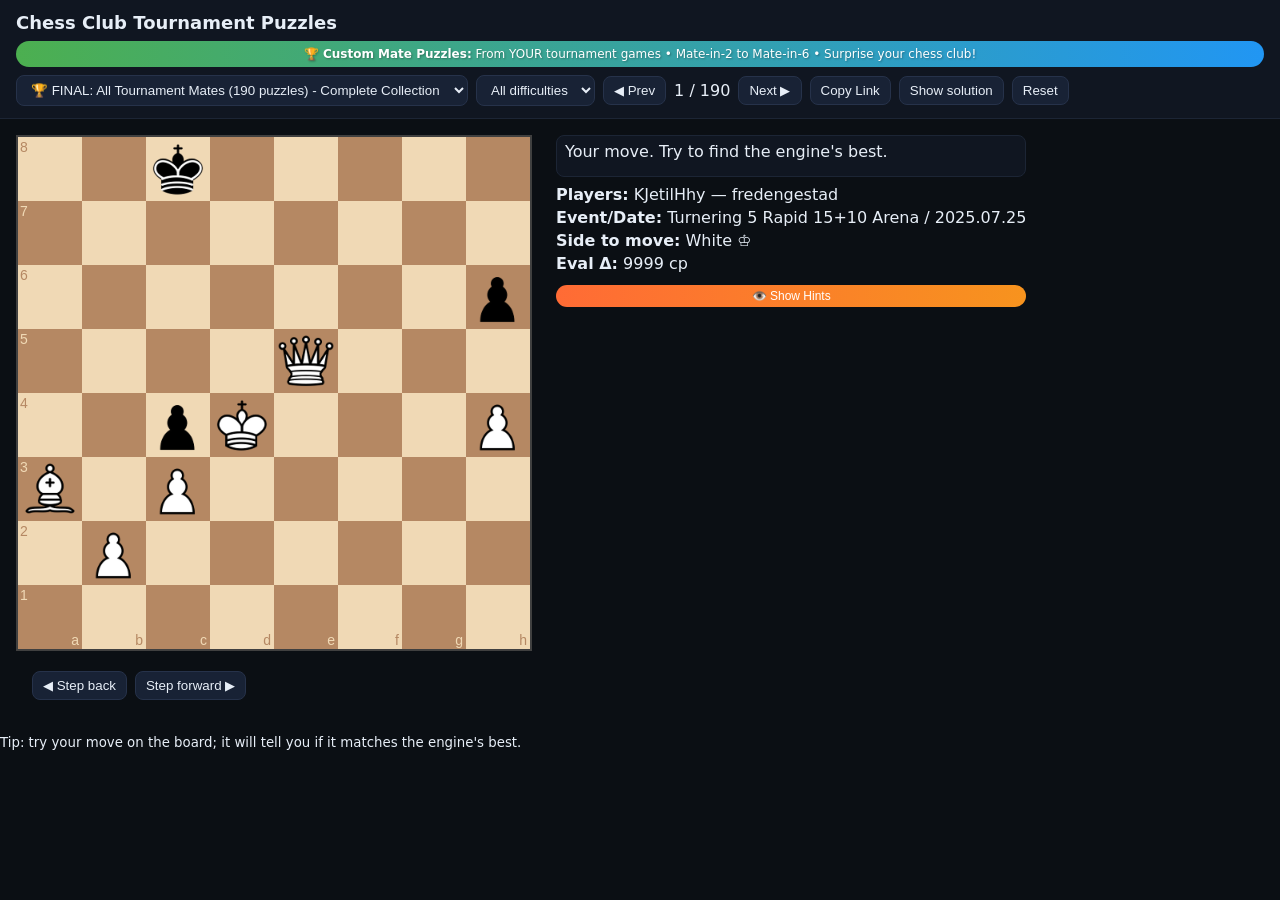
<file: index.html>
<!DOCTYPE html>
<html lang="en">
<head>
  <meta charset="utf-8" />
  <title>Blitz Tactics Miner — Viewer</title>
  <meta name="viewport" content="width=device-width, initial-scale=1" />

  <!-- Styles FIRST -->
  <link rel="stylesheet" href="vendor/chessboard.min.css">
  <link rel="stylesheet" href="style.css" />
</head>
<body>
  <header>
    <h1>Chess Club Tournament Puzzles</h1>
    <div class="quality-note">
      <strong>🏆 Custom Mate Puzzles:</strong> From YOUR tournament games • Mate-in-2 to Mate-in-6 • Surprise your chess club!
    </div>
    <div class="controls">
      <select id="dataset">
        <option value="tournament_mates_FINAL.json" selected>🏆 FINAL: All Tournament Mates (190 puzzles) - Complete Collection</option>
      </select>
      <select id="difficulty">
        <option value="all">All difficulties</option>
        <option value="1">Easy</option>
        <option value="2">Medium</option>
        <option value="3">Hard</option>
      </select>
      <button id="prev">&#9664; Prev</button>
      <span id="count">0 / 0</span>
      <button id="next">Next &#9654;</button>
      <button id="share">Copy Link</button>
      <button id="show-solution">Show solution</button>
      <button id="reset">Reset</button>
    </div>
  </header>

  <main>
    <section class="board-panel">
      <div id="board" style="width: 520px; height: 520px;"></div>
      <div class="move-panel">
        <div id="status"></div>
        <div class="meta">
          <div><strong>Players:</strong> <span id="players"></span></div>
          <div><strong>Event/Date:</strong> <span id="event"></span></div>
          <div><strong>Side to move:</strong> <span id="side"></span></div>
          <div class="spoiler-section" style="display: none;">
            <div><strong>Motifs:</strong> <span id="motifs"></span></div>
            <div><strong>PV:</strong> <code id="pv"></code></div>
          </div>
          <div><strong>Eval Δ:</strong> <span id="delta"></span></div>
          <button id="toggle-spoilers" class="spoiler-toggle">👁️ Show Hints</button>
        </div>
      </div>
    </section>

    <section class="pv-controls">
      <button id="pv-prev">◀ Step back</button>
      <button id="pv-next">Step forward ▶</button>
    </section>
  </main>

  <footer>
    <small>Tip: try your move on the board; it will tell you if it matches the engine's best.</small>
  </footer>

  <!-- JS in the correct order: jQuery → chess.js → chessboard.js → app -->
  <script src="vendor/jquery.min.js"></script>
  <script src="vendor/chess.min.js"></script>
  <script src="vendor/chessboard.min.js"></script>
  <script src="app.js"></script>
</body>
</html>
</file>
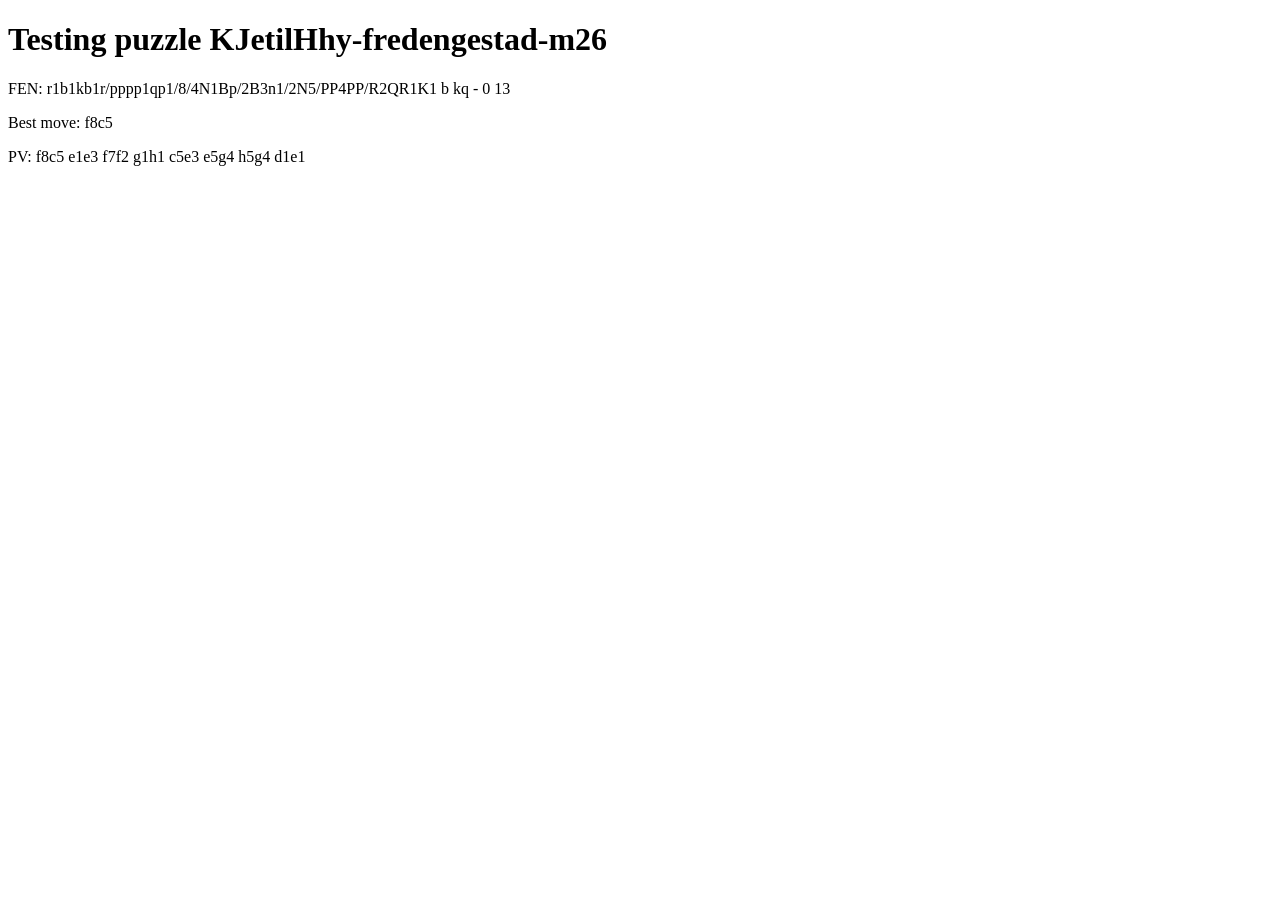
<file: debug.html>
<!DOCTYPE html>
<html>
<head>
    <title>Debug Puzzle f8c5</title>
</head>
<body>
<h1>Testing puzzle KJetilHhy-fredengestad-m26</h1>
<p>FEN: r1b1kb1r/pppp1qp1/8/4N1Bp/2B3n1/2N5/PP4PP/R2QR1K1 b kq - 0 13</p>
<p>Best move: f8c5</p>
<p>PV: f8c5 e1e3 f7f2 g1h1 c5e3 e5g4 h5g4 d1e1</p>

<script src="vendor/chess.min.js"></script>
<script>
// Test the exact puzzle scenario
const fen = "r1b1kb1r/pppp1qp1/8/4N1Bp/2B3n1/2N5/PP4PP/R2QR1K1 b kq - 0 13";
const pv = "f8c5 e1e3 f7f2 g1h1 c5e3 e5g4 h5g4 d1e1";

console.log("=== DEBUG PUZZLE TEST ===");
console.log("FEN:", fen);
console.log("PV:", pv);

const game = new Chess(fen);
console.log("Initial position valid:", game.fen());
console.log("Legal moves:", game.moves({verbose: true}).map(m => `${m.from}${m.to}${m.promotion || ''}`));

const moves = pv.split(' ');
moves.forEach((moveUci, i) => {
  console.log(`\n--- Move ${i+1}: ${moveUci} ---`);
  console.log("Current FEN:", game.fen());
  
  const from = moveUci.slice(0, 2);
  const to = moveUci.slice(2, 4);
  const promotion = moveUci.length > 4 ? moveUci[4] : undefined;
  
  const move = game.move({ from, to, promotion });
  if (move) {
    console.log("✅ Move successful:", move.san);
  } else {
    console.log("❌ Move failed!");
    console.log("Legal moves:", game.moves());
    return;
  }
});

console.log("=== TEST COMPLETE ===");
</script>
</body>
</html>
</file>
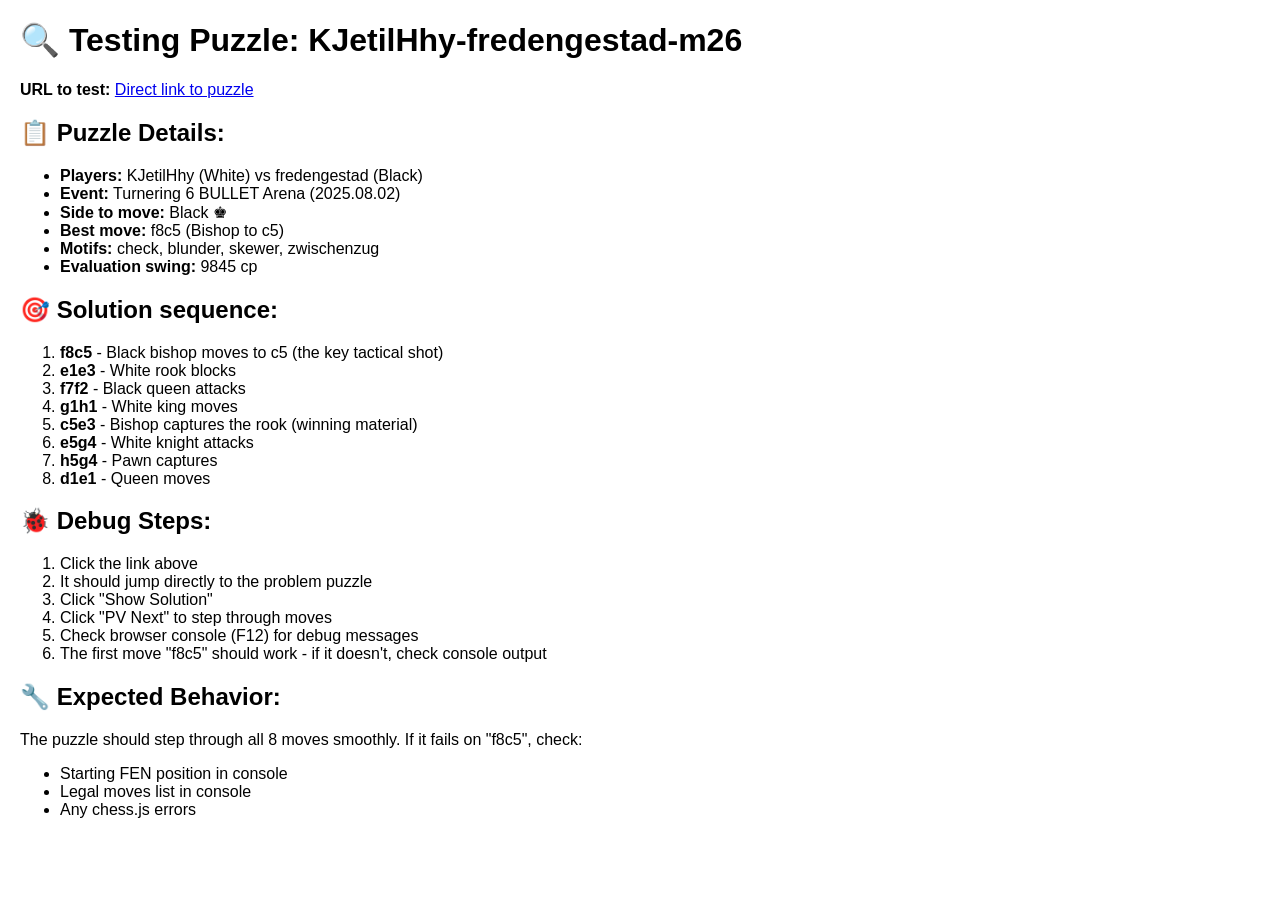
<file: test-puzzle.html>
<!DOCTYPE html>
<html>
<head>
    <title>Quick Test - Puzzle f8c5</title>
    <style>body { font-family: Arial, sans-serif; margin: 20px; }</style>
</head>
<body>
<h1>🔍 Testing Puzzle: KJetilHhy-fredengestad-m26</h1>
<p><strong>URL to test:</strong> <a href="http://localhost:8000/?file=../tactics-miner/output-tight/puzzles_top200.json#/p/KJetilHhy-fredengestad-m26" target="_blank">Direct link to puzzle</a></p>

<h2>📋 Puzzle Details:</h2>
<ul>
    <li><strong>Players:</strong> KJetilHhy (White) vs fredengestad (Black)</li>
    <li><strong>Event:</strong> Turnering 6 BULLET Arena (2025.08.02)</li>
    <li><strong>Side to move:</strong> Black ♚</li>
    <li><strong>Best move:</strong> f8c5 (Bishop to c5)</li>
    <li><strong>Motifs:</strong> check, blunder, skewer, zwischenzug</li>
    <li><strong>Evaluation swing:</strong> 9845 cp</li>
</ul>

<h2>🎯 Solution sequence:</h2>
<ol>
    <li><strong>f8c5</strong> - Black bishop moves to c5 (the key tactical shot)</li>
    <li><strong>e1e3</strong> - White rook blocks</li>
    <li><strong>f7f2</strong> - Black queen attacks</li>
    <li><strong>g1h1</strong> - White king moves</li>
    <li><strong>c5e3</strong> - Bishop captures the rook (winning material)</li>
    <li><strong>e5g4</strong> - White knight attacks</li>
    <li><strong>h5g4</strong> - Pawn captures</li>
    <li><strong>d1e1</strong> - Queen moves</li>
</ol>

<h2>🐞 Debug Steps:</h2>
<ol>
    <li>Click the link above</li>
    <li>It should jump directly to the problem puzzle</li>
    <li>Click "Show Solution"</li>
    <li>Click "PV Next" to step through moves</li>
    <li>Check browser console (F12) for debug messages</li>
    <li>The first move "f8c5" should work - if it doesn't, check console output</li>
</ol>

<h2>🔧 Expected Behavior:</h2>
<p>The puzzle should step through all 8 moves smoothly. If it fails on "f8c5", check:</p>
<ul>
    <li>Starting FEN position in console</li>
    <li>Legal moves list in console</li>
    <li>Any chess.js errors</li>
</ul>

<script>
console.log("🔍 Quick test page loaded - use the link above to test the puzzle");
</script>
</body>
</html>
</file>
<file: style.css>
:root { font-family: system-ui, -apple-system, Segoe UI, Roboto, sans-serif; }
body { margin: 0; background: #0b0f14; color: #e7eef7; }
header { padding: 12px 16px; background: #101621; border-bottom: 1px solid #1c2535; }
h1 { margin: 0 0 8px; font-size: 18px; }
.quality-note { 
  background: linear-gradient(90deg, #4CAF50, #2196F3); 
  color: white; 
  padding: 6px 12px; 
  border-radius: 15px; 
  font-size: 12px; 
  text-align: center;
  margin-bottom: 8px;
  text-shadow: 1px 1px 2px rgba(0,0,0,0.3);
}
.controls { display: flex; gap: 8px; align-items: center; flex-wrap: wrap; }
button, select { background:#182235; color:#e7eef7; border:1px solid #26324a; padding:6px 10px; border-radius:8px; cursor:pointer; }
button:hover, select:hover { border-color:#3a4f7a; }
main { display: grid; grid-template-columns: auto; gap: 16px; padding: 16px; }
.board-panel { display: flex; gap: 20px; flex-wrap: wrap; align-items: flex-start; }
.move-panel { min-width: 320px; max-width: 560px; }
.meta { margin-top: 8px; display: grid; gap: 4px; }
#status { min-height: 28px; padding: 6px 8px; border-radius: 8px; background:#101621; border:1px solid #1c2535; }
.pv-controls { display: flex; gap: 8px; padding: 0 16px 16px; }
code { user-select: all; }

/* Spoiler toggle styling */
.spoiler-toggle {
  background: linear-gradient(90deg, #FF6B35, #F7931E) !important;
  color: white !important;
  border: none !important;
  margin-top: 8px;
  font-size: 12px;
  padding: 4px 8px;
  border-radius: 12px;
  cursor: pointer;
  transition: opacity 0.2s;
}
.spoiler-toggle:hover {
  opacity: 0.8;
}
.spoiler-section {
  margin-top: 6px;
  padding: 6px;
  background: rgba(255, 193, 7, 0.1);
  border-left: 3px solid #FFC107;
  border-radius: 4px;
}
</file>
<file: vendor/chessboard.min.css>
/*! chessboard.js v1.0.0 | (c) 2019 Chris Oakman | MIT License chessboardjs.com/license */
.clearfix-7da63{clear:both}.board-b72b1{border:2px solid #404040;box-sizing:content-box}.square-55d63{float:left;position:relative;-webkit-touch-callout:none;-webkit-user-select:none;-khtml-user-select:none;-moz-user-select:none;-ms-user-select:none;user-select:none}.white-1e1d7{background-color:#f0d9b5;color:#b58863}.black-3c85d{background-color:#b58863;color:#f0d9b5}.highlight1-32417,.highlight2-9c5d2{box-shadow:inset 0 0 3px 3px #ff0}.notation-322f9{cursor:default;font-family:"Helvetica Neue",Helvetica,Arial,sans-serif;font-size:14px;position:absolute}.alpha-d2270{bottom:1px;right:3px}.numeric-fc462{top:2px;left:2px}
</file>
